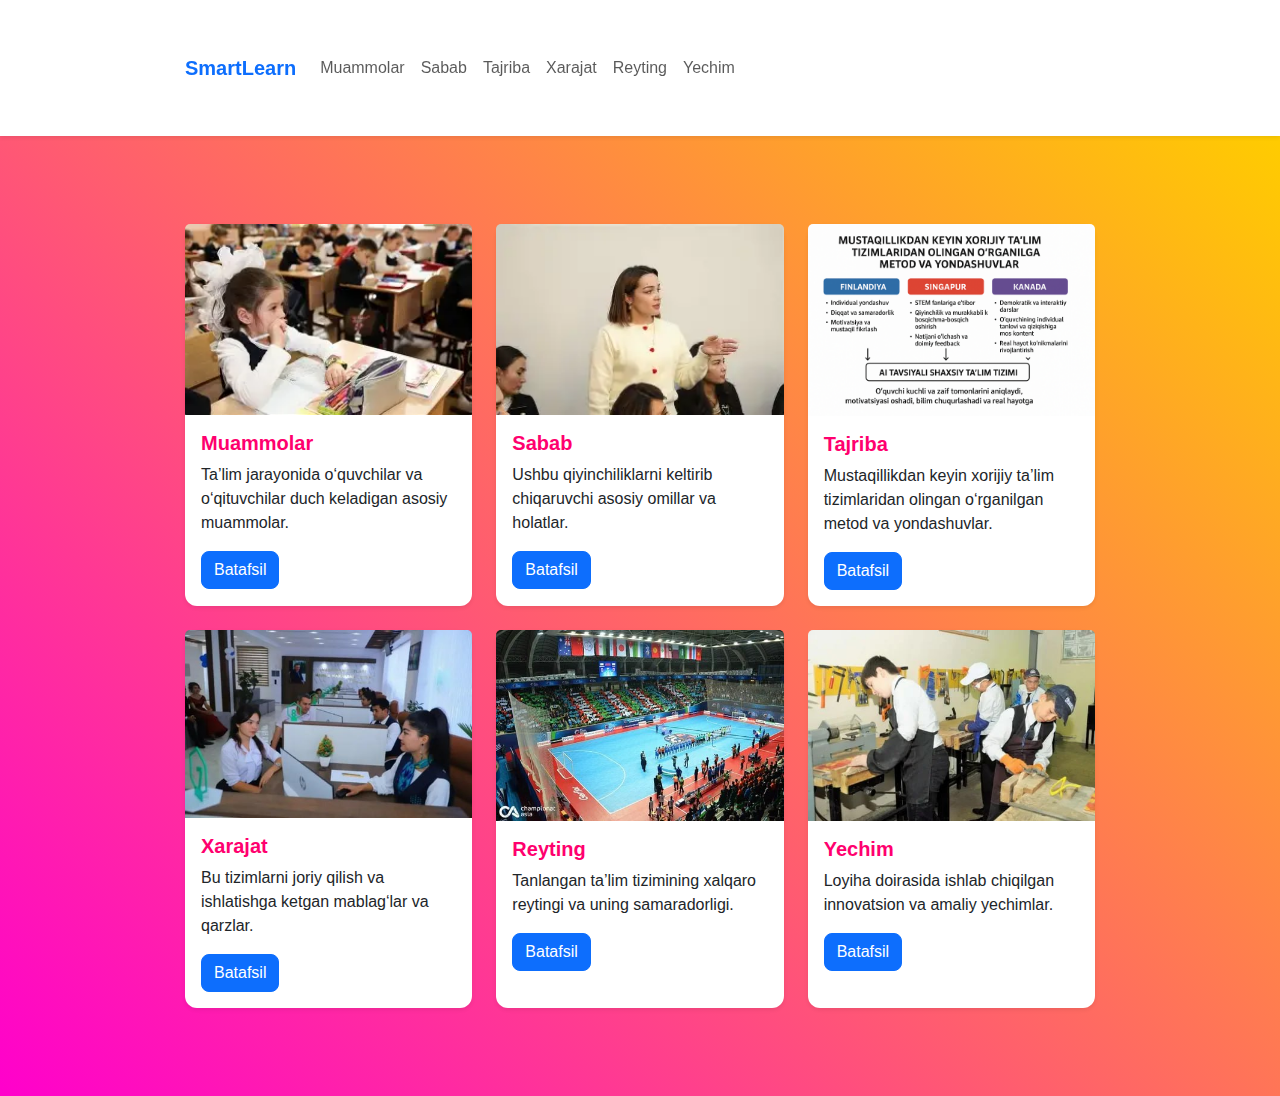
<file: SmartLearn/index.html>
<!DOCTYPE html>
<html lang="uz">

<head>
    <meta charset="UTF-8">
    <meta name="viewport" content="width=device-width, initial-scale=1">
    <title>Bosh sahifa</title>
    <link href="https://cdn.jsdelivr.net/npm/bootstrap@5.3.2/dist/css/bootstrap.min.css" rel="stylesheet">
    <link rel="stylesheet" href="styles.css">
    <link rel="stylesheet" href="style_page.css">
    <meta name="viewport" content="width=device-width, initial-scale=1.0">
</head>

<body>
    <!-- Navbar -->
    <nav class="navbar navbar-expand-lg bg-white shadow-sm sticky-top">
        <div class="container">
            <a class="navbar-brand fw-bold text-primary" href="index.html">SmartLearn</a>
            <button class="navbar-toggler" type="button" data-bs-toggle="collapse" data-bs-target="#navbarNav">
                <span class="navbar-toggler-icon"></span>
            </button>
            <div class="collapse navbar-collapse" id="navbarNav">
                <ul class="navbar-nav me-auto mb-2 mb-lg-0">
                    <li class="nav-item"><a class="nav-link" href="uzbekiston.html">Muammolar</a></li>
                    <li class="nav-item"><a class="nav-link" href="jahon.html">Sabab</a></li>
                    <li class="nav-item"><a class="nav-link" href="iqtisodiyot.html">Tajriba</a></li>
                    <li class="nav-item"><a class="nav-link" href="jamiyat.html">Xarajat</a></li>
                    <li class="nav-item"><a class="nav-link" href="sport.html">Reyting</a></li>
                    <!-- <li class="nav-item"><a class="nav-link" href="fan.html">Diqqat</a></li> -->
                    <li class="nav-item"><a class="nav-link" href="nuqtayi.html">Yechim</a></li>
                </ul>
            </div>
        </div>
    </nav>

   <section class="py-5" style="background: linear-gradient(45deg, #ff00cc, #ffcc00);">
        <div class="container">
            <div class="row g-4">
                
                <!-- O‘zbekiston -->
                <div class="col-md-4">
                    <div class="card shadow-sm h-100">
                        <img src="img/uzbga.webp" class="card-img-top" alt="O‘zbekiston">
                        <div class="card-body">
                            <h5 class="card-title">Muammolar</h5>
                            <p class="card-text">Ta’lim jarayonida o‘quvchilar va o‘qituvchilar duch keladigan asosiy muammolar.</p>
                            <a href="uzbekiston.html" class="btn btn-primary">Batafsil</a>
                        </div>
                    </div>
                </div>

                <!-- Jahon -->
                <div class="col-md-4">
                    <div class="card shadow-sm h-100">
                        <img src="img/sabablarr.webp" class="card-img-top" alt="Jahon">
                        <div class="card-body">
                            <h5 class="card-title">Sabab</h5>
                            <p class="card-text">Ushbu qiyinchiliklarni keltirib chiqaruvchi asosiy omillar va holatlar.</p>
                            <a href="jahon.html" class="btn btn-primary">Batafsil</a>
                        </div>
                    </div>
                </div>

                <!-- Iqtisodiyot -->
                <div class="col-md-4">
                    <div class="card shadow-sm h-100">
                        <img src="img/7ed817ff-4891-4c31-95b6-e99c4f0ba185.png" class="card-img-top" alt="Iqtisodiyot">
                        <div class="card-body">
                            <h5 class="card-title">Tajriba</h5>
                            <p class="card-text">Mustaqillikdan keyin xorijiy ta’lim tizimlaridan olingan o‘rganilgan metod va yondashuvlar.</p>
                            <a href="iqtisodiyot.html" class="btn btn-primary">Batafsil</a>
                        </div>
                    </div>
                </div>

                <!-- Jamiyat -->
                <div class="col-md-4">
                    <div class="card shadow-sm h-100">
                        <img src="img/jam1.jpg" class="card-img-top" alt="Jamiyat">
                        <div class="card-body">
                            <h5 class="card-title">Xarajat</h5>
                            <p class="card-text">Bu tizimlarni joriy qilish va ishlatishga ketgan mablag‘lar va qarzlar.</p>
                            <a href="jamiyat.html" class="btn btn-primary">Batafsil</a>
                        </div>
                    </div>
                </div>

                <!-- Sport -->
                <div class="col-md-4">
                    <div class="card shadow-sm h-100">
                        <img src="img/spo3.jpg" class="card-img-top" alt="Sport">
                        <div class="card-body">
                            <h5 class="card-title">Reyting</h5>
                            <p class="card-text">Tanlangan ta’lim tizimining xalqaro reytingi va uning samaradorligi.</p>
                            <a href="sport.html" class="btn btn-primary">Batafsil</a>
                        </div>
                    </div>
                </div>

                <!-- Fan-texnika -->
                <!-- <div class="col-md-4">
                    <div class="card shadow-sm h-100">
                        <img src="img/fan2.jpg" class="card-img-top" alt="Fan-texnika">
                        <div class="card-body">
                            <h5 class="card-title">Diqqat</h5>
                            <p class="card-text">Ta’lim berishda e’tibor qaratish kerak bo‘lgan asosiy jihatlar va ko‘nikmalar.</p>
                            <a href="fan.html" class="btn btn-primary">Batafsil</a>
                        </div>
                    </div>
                </div> -->

                <!-- Nuqtayi nazar -->
                <div class="col-md-4">
                    <div class="card shadow-sm h-100">
                        <img src="img/nuq2.jpg" class="card-img-top" alt="Nuqtayi nazar">
                        <div class="card-body">
                            <h5 class="card-title">Yechim</h5>
                            <p class="card-text">Loyiha doirasida ishlab chiqilgan innovatsion va amaliy yechimlar.</p>
                            <a href="nuqtayi.html" class="btn btn-primary">Batafsil</a>
                        </div>
                    </div>
                    
                </div>
                 <!-- Iqtisodiyot -->
                <!-- <div class="col-md-4">
                    <div class="card shadow-sm h-100">
                        <img src="img/iqt2.jpg" class="card-img-top" alt="Iqtisodiyot">
                        <div class="card-body">
                            <h5 class="card-title">Iqtisodiyot</h5>
                            <p class="card-text">Mahalliy va xalqaro iqtisodiy yangiliklar.</p>
                            <a href="iqtisodiyot.html" class="btn btn-primary">Batafsil</a>
                        </div>
                    </div>
                </div> -->
                 <!-- Jahon -->
                <!-- <div class="col-md-4">
                    <div class="card shadow-sm h-100">
                        <img src="img/jahon0.3.webp" class="card-img-top" alt="Jahon">
                        <div class="card-body">
                            <h5 class="card-title">Jahon</h5>
                            <p class="card-text">Dunyo bo‘ylab eng dolzarb voqealar va tahlillar.</p>
                            <a href="jahon.html" class="btn btn-primary">Batafsil</a>
                        </div>
                    </div>
                </div> -->
            </div>
        </div>
    </section>


    <script src="https://cdn.jsdelivr.net/npm/bootstrap@5.3.2/dist/js/bootstrap.bundle.min.js"></script>
</body>

</html>
</file>
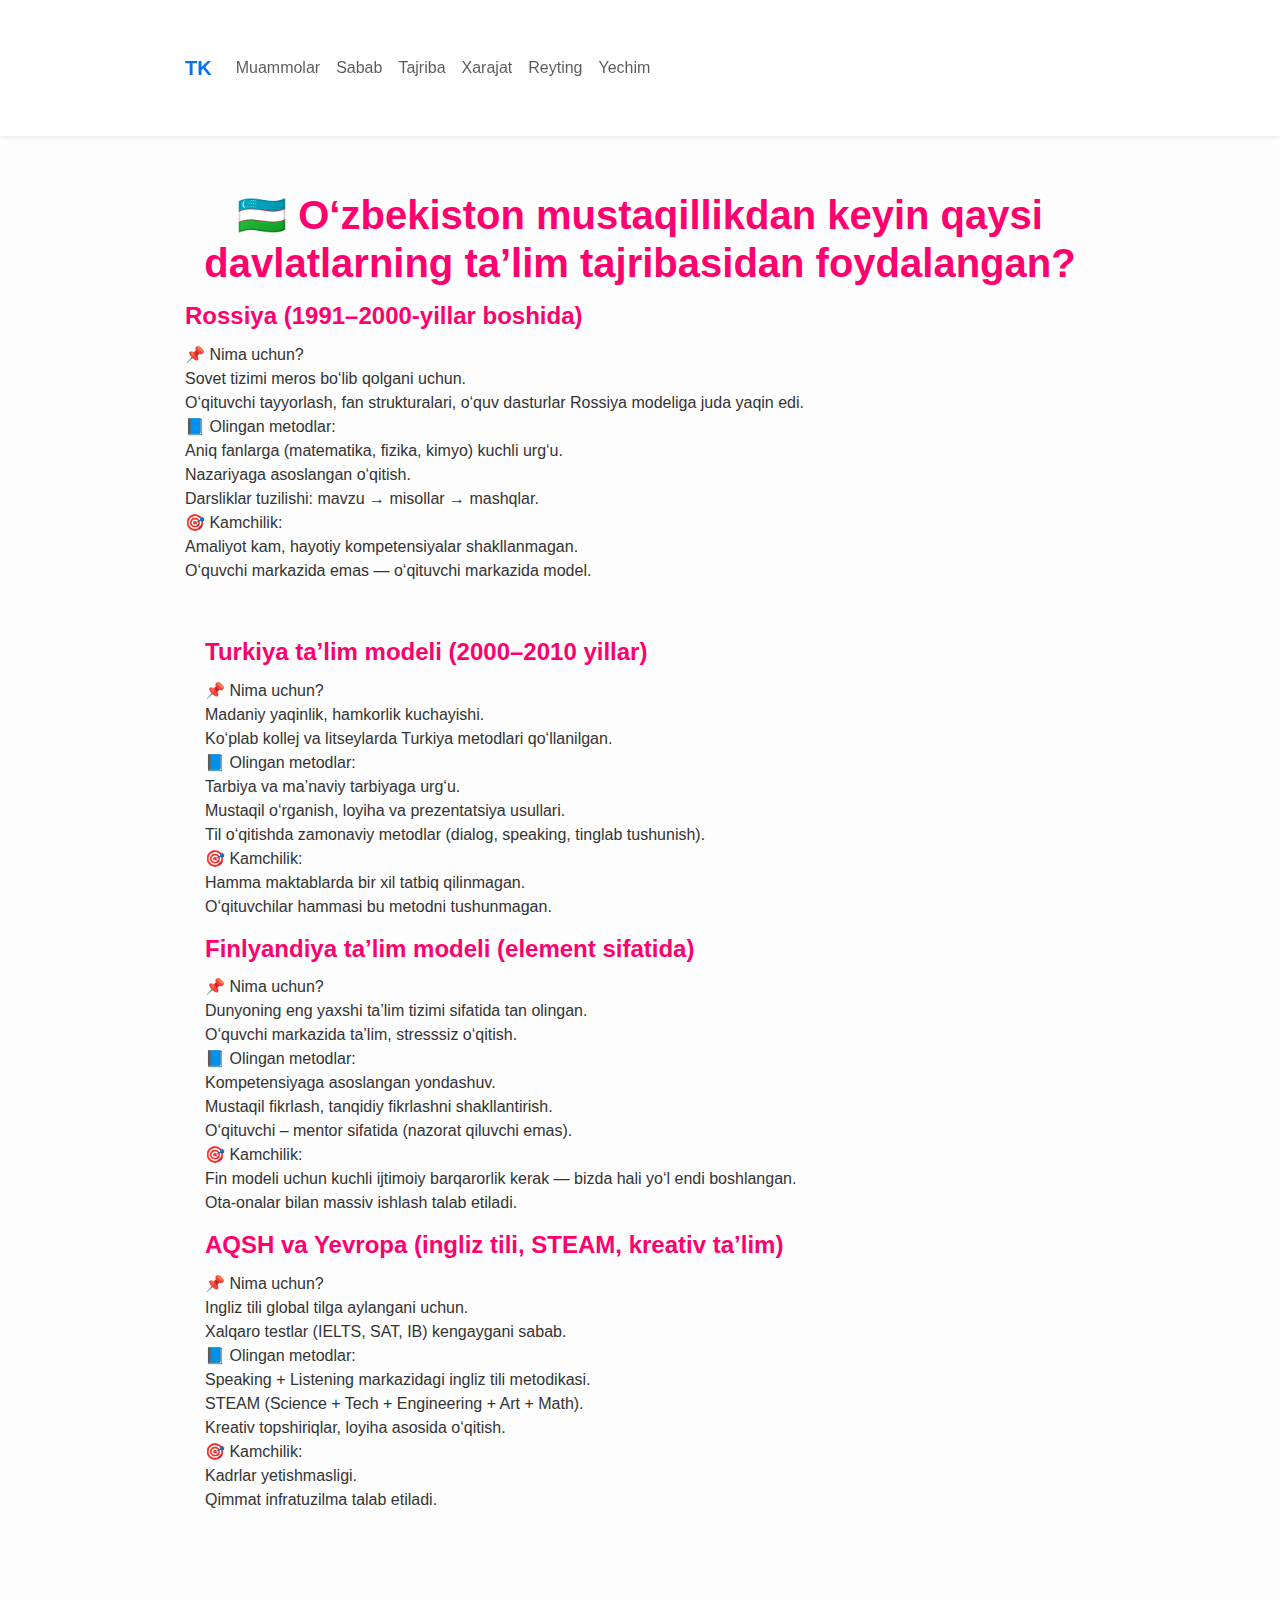
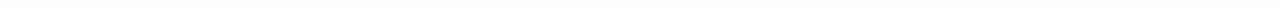
<file: SmartLearn/iqtisodiyot.html>
<!DOCTYPE html>
<html lang="uz">

<head>
    <meta charset="UTF-8">
    <meta name="viewport" content="width=device-width, initial-scale=1">
    <title>Iqtisodiyot</title>
    <link href="https://cdn.jsdelivr.net/npm/bootstrap@5.3.2/dist/css/bootstrap.min.css" rel="stylesheet">
    <link rel="stylesheet" href="style_page.css">
    <meta name="viewport" content="width=device-width, initial-scale=1.0">
</head>

<body>
    <!-- Navbar -->
    <nav class="navbar navbar-expand-lg bg-white shadow-sm sticky-top">
        <div class="container">
            <a class="navbar-brand fw-bold text-primary" href="index.html">TK</a>
            <button class="navbar-toggler" type="button" data-bs-toggle="collapse" data-bs-target="#navbarNav">
                <span class="navbar-toggler-icon"></span>
            </button>
            <div class="collapse navbar-collapse" id="navbarNav">
                <ul class="navbar-nav me-auto mb-2 mb-lg-0">
                    <li class="nav-item"><a class="nav-link" href="uzbekiston.html">Muammolar</a></li>
                    <li class="nav-item"><a class="nav-link" href="jahon.html">Sabab</a></li>
                    <li class="nav-item"><a class="nav-link" href="iqtisodiyot.html">Tajriba</a></li>
                    <li class="nav-item"><a class="nav-link" href="jamiyat.html">Xarajat</a></li>
                    <li class="nav-item"><a class="nav-link" href="sport.html">Reyting</a></li>
                    <!-- <li class="nav-item"><a class="nav-link" href="fan.html">Diqqat</a></li> -->
                    <li class="nav-item"><a class="nav-link" href="nuqtayi.html">Yechim</a></li>
                </ul>
            </div>
        </div>
    </nav>
    <div class="container">
        <h1 class="site-title">🇺🇿 O‘zbekiston mustaqillikdan keyin qaysi davlatlarning ta’lim tajribasidan foydalangan?</h1>

         <h2>Rossiya (1991–2000-yillar boshida)</h2>
            
            <p>
             📌 Nima uchun?
             <br>
             Sovet tizimi meros bo‘lib qolgani uchun.
             <br>
             O‘qituvchi tayyorlash, fan strukturalari, o‘quv dasturlar Rossiya modeliga juda yaqin edi.
             <br>
             📘 Olingan metodlar:
             <br>
             Aniq fanlarga (matematika, fizika, kimyo) kuchli urg‘u.
             <br>
            Nazariyaga asoslangan o‘qitish.
             <br>
             Darsliklar tuzilishi: mavzu → misollar → mashqlar.
             <br>
             🎯 Kamchilik:
             <br>
            Amaliyot kam, hayotiy kompetensiyalar shakllanmagan.
             <br>
             O‘quvchi markazida emas — o‘qituvchi markazida model.
            </p>


        <div class="container">
            
            <h2>Turkiya ta’lim modeli (2000–2010 yillar)</h2>
            
            <p>
             📌 Nima uchun?
             <br>
             Madaniy yaqinlik, hamkorlik kuchayishi.
             <br>
             Ko‘plab kollej va litseylarda Turkiya metodlari qo‘llanilgan.
             <br>
             📘 Olingan metodlar:
             <br>
             Tarbiya va ma’naviy tarbiyaga urg‘u.
             <br>
             Mustaqil o‘rganish, loyiha va prezentatsiya usullari.
             <br>
             Til o‘qitishda zamonaviy metodlar (dialog, speaking, tinglab tushunish).
             <br>
             🎯 Kamchilik:
             <br>
             Hamma maktablarda bir xil tatbiq qilinmagan.
             <br>
             O‘qituvchilar hammasi bu metodni tushunmagan.
            </p>


        <h2>Finlyandiya ta’lim modeli (element sifatida)</h2>
            
            <p>
             📌 Nima uchun?
             <br>
            Dunyoning eng yaxshi ta’lim tizimi sifatida tan olingan.
             <br>
            O‘quvchi markazida ta’lim, stresssiz o‘qitish.
             <br>
             📘 Olingan metodlar:
             <br>
             Kompetensiyaga asoslangan yondashuv.
             <br>
             Mustaqil fikrlash, tanqidiy fikrlashni shakllantirish.
             <br>
             O‘qituvchi – mentor sifatida (nazorat qiluvchi emas).
             <br>
             🎯 Kamchilik:
             <br>
             Fin modeli uchun kuchli ijtimoiy barqarorlik kerak — bizda hali yo‘l endi boshlangan.
             <br>
             Ota-onalar bilan massiv ishlash talab etiladi.
            </p>
      
            <h2>AQSH va Yevropa (ingliz tili, STEAM, kreativ ta’lim)</h2>
            
            <p>
             📌 Nima uchun?
             <br>
           Ingliz tili global tilga aylangani uchun.
             <br>
           Xalqaro testlar (IELTS, SAT, IB) kengaygani sabab.
             <br>
             📘 Olingan metodlar:
             <br>
             Speaking + Listening markazidagi ingliz tili metodikasi.
             <br>
             STEAM (Science + Tech + Engineering + Art + Math).
             <br>
             Kreativ topshiriqlar, loyiha asosida o‘qitish.
             <br>
             🎯 Kamchilik:
             <br>
             Kadrlar yetishmasligi.
             <br>
             Qimmat infratuzilma talab etiladi.
            </p>
            
            
        <script src="script.js"></script>
</body>

</html>
</file>
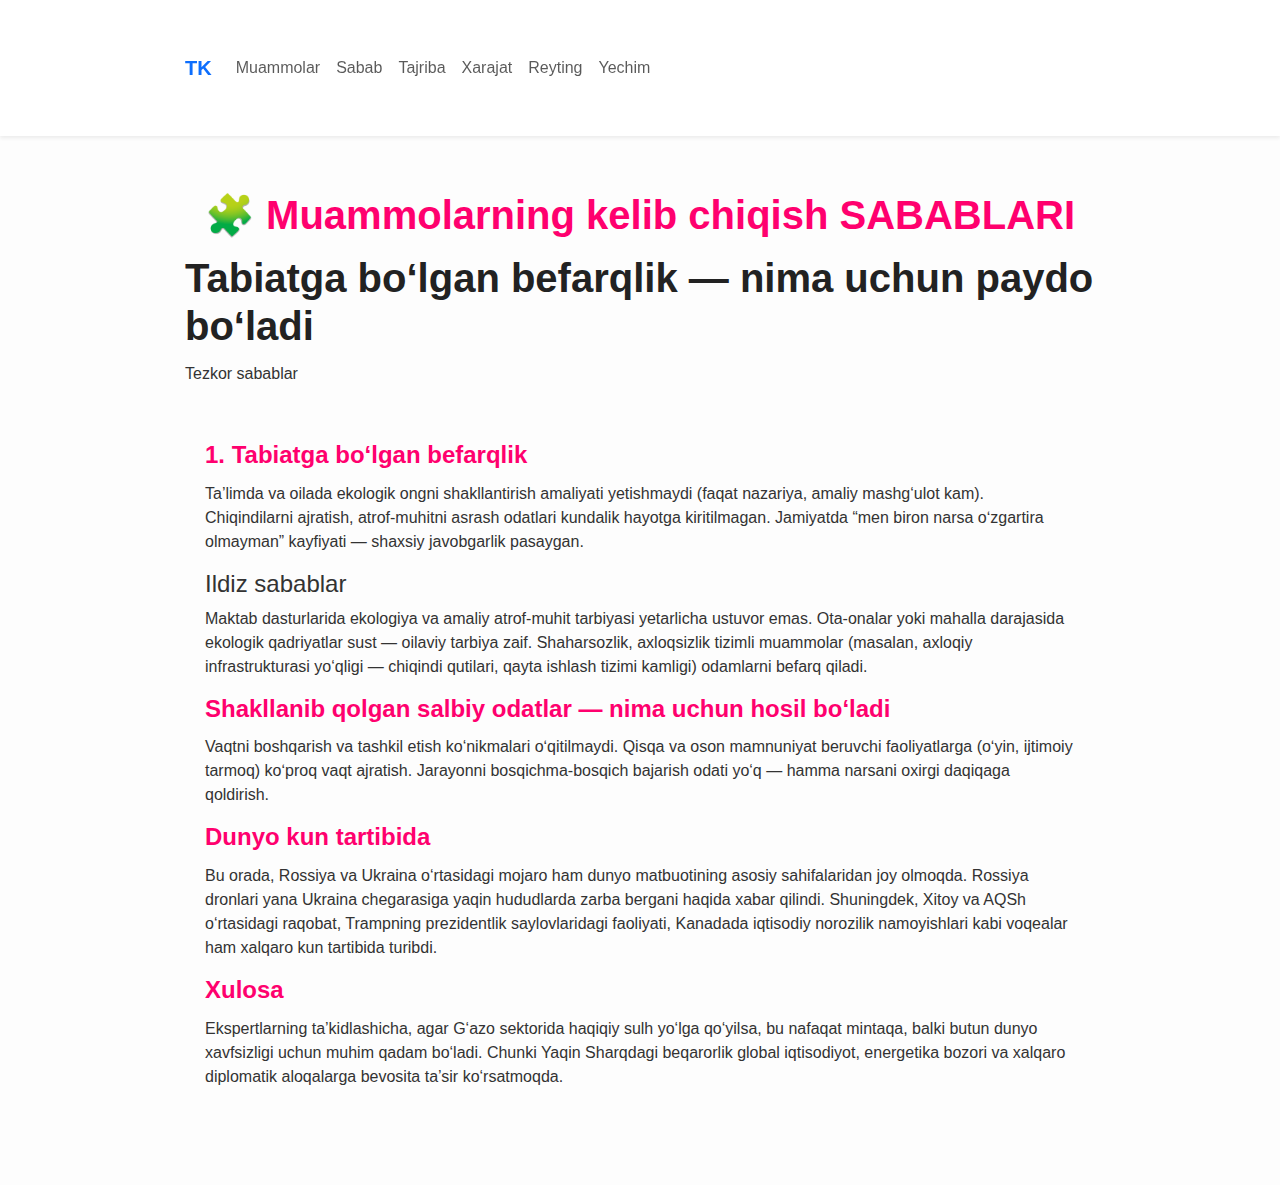
<file: SmartLearn/jahon.html>
<!DOCTYPE html>
<html lang="uz">

<head>
    <meta charset="UTF-8">
    <meta name="viewport" content="width=device-width, initial-scale=1">
    <title>Jahon</title>
    <link href="https://cdn.jsdelivr.net/npm/bootstrap@5.3.2/dist/css/bootstrap.min.css" rel="stylesheet">
    <link rel="stylesheet" href="style_page.css">
     <link rel="stylesheet" href="styles.css">
    <meta name="viewport" content="width=device-width, initial-scale=1.0">
</head>

<body>
   <!-- Navbar -->
    <nav class="navbar navbar-expand-lg bg-white shadow-sm sticky-top">
        <div class="container">
            <a class="navbar-brand fw-bold text-primary" href="index.html">TK</a>
            <button class="navbar-toggler" type="button" data-bs-toggle="collapse" data-bs-target="#navbarNav">
                <span class="navbar-toggler-icon"></span>
            </button>
            <div class="collapse navbar-collapse" id="navbarNav">
                <ul class="navbar-nav me-auto mb-2 mb-lg-0">
                    <li class="nav-item"><a class="nav-link" href="uzbekiston.html">Muammolar</a></li>
                    <li class="nav-item"><a class="nav-link" href="jahon.html">Sabab</a></li>
                    <li class="nav-item"><a class="nav-link" href="iqtisodiyot.html">Tajriba</a></li>
                    <li class="nav-item"><a class="nav-link" href="jamiyat.html">Xarajat</a></li>
                    <li class="nav-item"><a class="nav-link" href="sport.html">Reyting</a></li>
                    <!-- <li class="nav-item"><a class="nav-link" href="fan.html">Diqqat</a></li> -->
                    <li class="nav-item"><a class="nav-link" href="nuqtayi.html">Yechim</a></li>
                </ul>
            </div>
        </div>
    </nav>

    <div class="container">
        <h1 class="site-title">🧩 Muammolarning kelib chiqish SABABLARI</h1>
        

        <header>
           
            <h1>Tabiatga bo‘lgan befarqlik — nima uchun paydo bo‘ladi</h1>
            <p>Tezkor sabablar</p>
        </header>

        <div class="container">
            <h2>1. Tabiatga bo‘lgan befarqlik</h2>
            
            <p>Ta’limda va oilada ekologik ongni shakllantirish amaliyati yetishmaydi (faqat nazariya, amaliy mashg‘ulot kam).

            Chiqindilarni ajratish, atrof-muhitni asrash odatlari kundalik hayotga kiritilmagan.

            Jamiyatda “men biron narsa oʻzgartira olmayman” kayfiyati — shaxsiy javobgarlik pasaygan.   
            </p>
            <h4>Ildiz sabablar</h4>
            <p>Maktab dasturlarida ekologiya va amaliy atrof-muhit tarbiyasi yetarlicha ustuvor emas.

            Ota-onalar yoki mahalla darajasida ekologik qadriyatlar sust ― oilaviy tarbiya zaif.

            Shaharsozlik, axloqsizlik tizimli muammolar (masalan, axloqiy infrastrukturasi yo‘qligi — chiqindi qutilari, qayta ishlash tizimi kamligi) odamlarni befarq qiladi.</p>
            
            
            
            <h2>Shakllanib qolgan salbiy odatlar — nima uchun hosil bo‘ladi</h2>
            <p>
                Vaqtni boshqarish va tashkil etish ko‘nikmalari oʻqitilmaydi.

                Qisqa va oson mamnuniyat beruvchi faoliyatlarga (oʻyin, ijtimoiy tarmoq) koʻproq vaqt ajratish.

                Jarayonni bosqichma-bosqich bajarish odati yo‘q — hamma narsani oxirgi daqiqaga qoldirish.
            </p>

            <h2>Dunyo kun tartibida</h2>
            
            <p>
                Bu orada, Rossiya va Ukraina o‘rtasidagi mojaro ham dunyo matbuotining asosiy sahifalaridan joy olmoqda.
                Rossiya dronlari yana Ukraina chegarasiga yaqin hududlarda zarba bergani haqida xabar qilindi.
                Shuningdek, Xitoy va AQSh o‘rtasidagi raqobat, Trampning prezidentlik saylovlaridagi faoliyati,
                Kanadada iqtisodiy norozilik namoyishlari kabi voqealar ham xalqaro kun tartibida turibdi.
            </p>

            <h2>Xulosa</h2>
            <p>
                Ekspertlarning ta’kidlashicha, agar G‘azo sektorida haqiqiy sulh yo‘lga qo‘yilsa,
                bu nafaqat mintaqa, balki butun dunyo xavfsizligi uchun muhim qadam bo‘ladi.
                Chunki Yaqin Sharqdagi beqarorlik global iqtisodiyot, energetika bozori va xalqaro diplomatik aloqalarga
                bevosita ta’sir ko‘rsatmoqda.
            </p>
        </div>

        
        <script src="script.js"></script>
</body>

</html>
</file>
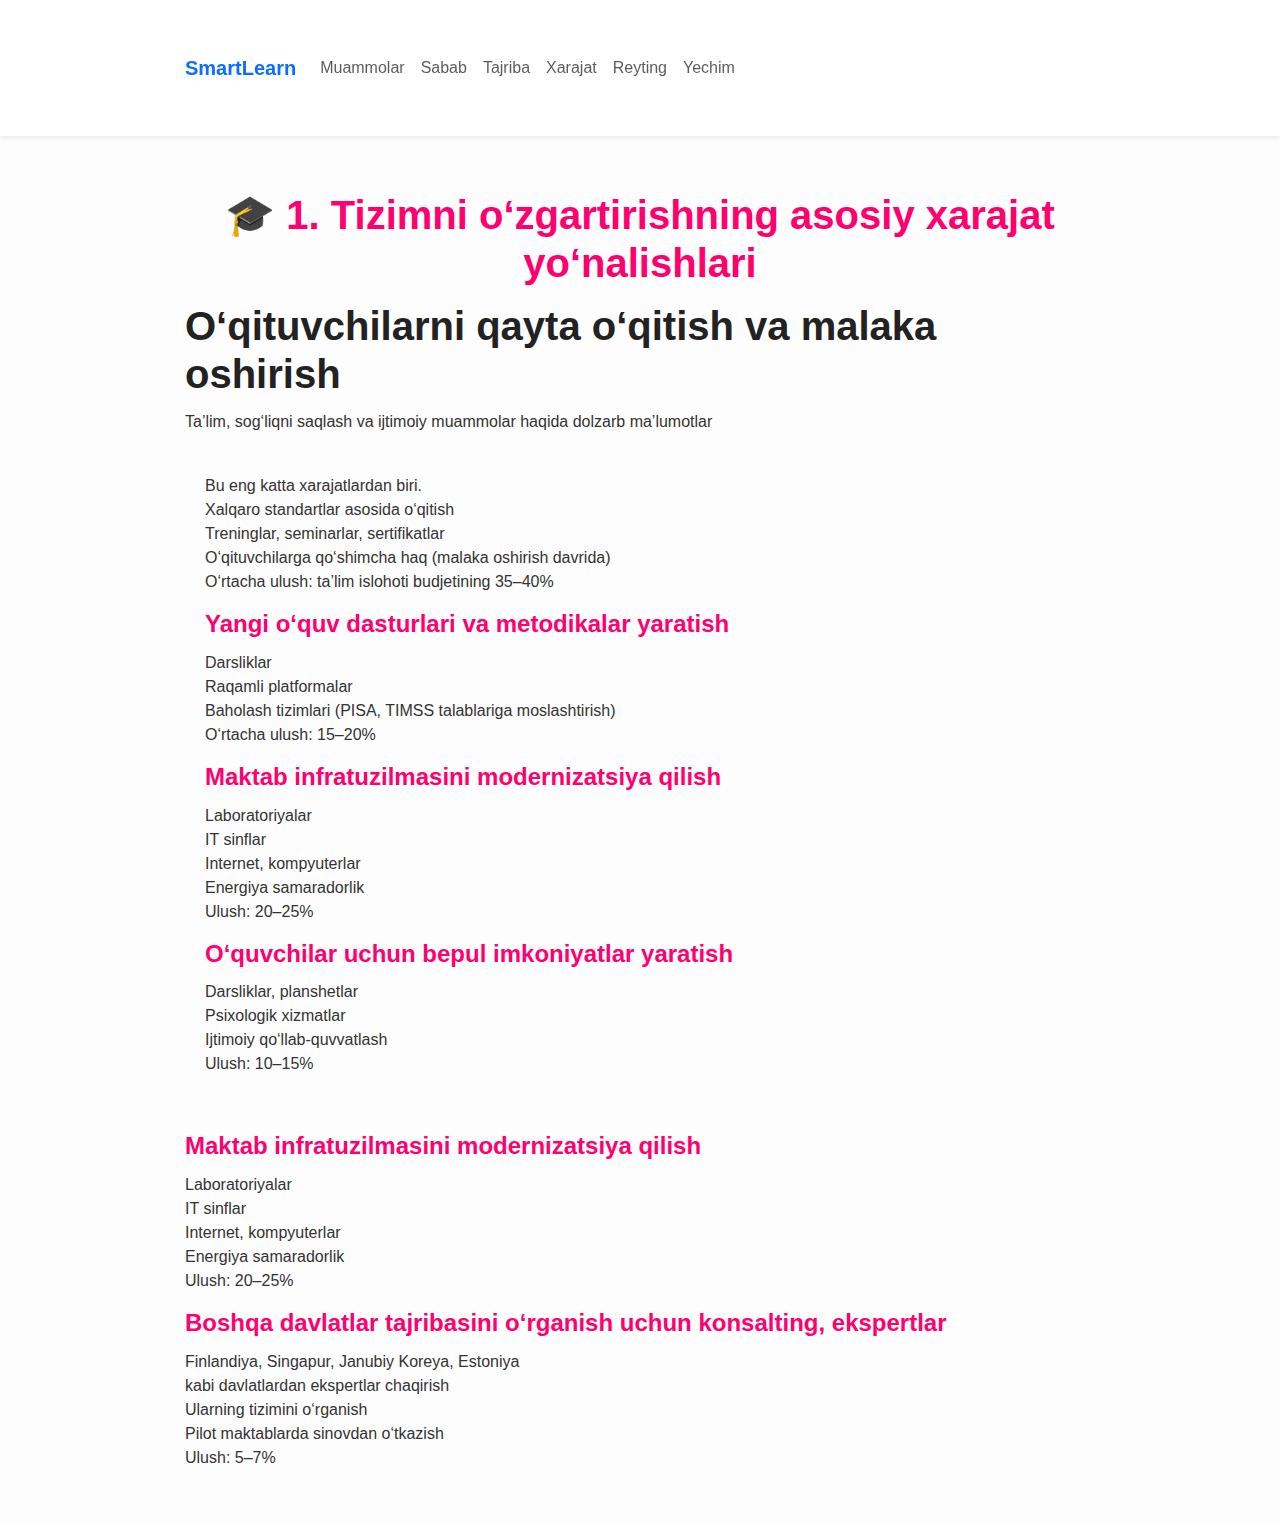
<file: SmartLearn/jamiyat.html>
<!DOCTYPE html>
<html lang="uz">

<head>
    <meta charset="UTF-8">
    <meta name="viewport" content="width=device-width, initial-scale=1">
    <title>Jamiyat</title>
    <link href="https://cdn.jsdelivr.net/npm/bootstrap@5.3.2/dist/css/bootstrap.min.css" rel="stylesheet">
    <link rel="stylesheet" href="style_page.css">
     <link rel="stylesheet" href="styles.css">
    <meta name="viewport" content="width=device-width, initial-scale=1.0">
</head>

<body>
    <!-- Navbar -->
    <nav class="navbar navbar-expand-lg bg-white shadow-sm sticky-top">
        <div class="container">
            <a class="navbar-brand fw-bold text-primary" href="index.html">SmartLearn</a>
            <button class="navbar-toggler" type="button" data-bs-toggle="collapse" data-bs-target="#navbarNav">
                <span class="navbar-toggler-icon"></span>
            </button>
            <div class="collapse navbar-collapse" id="navbarNav">
                <ul class="navbar-nav me-auto mb-2 mb-lg-0">
                    <li class="nav-item"><a class="nav-link" href="uzbekiston.html">Muammolar</a></li>
                    <li class="nav-item"><a class="nav-link" href="jahon.html">Sabab</a></li>
                    <li class="nav-item"><a class="nav-link" href="iqtisodiyot.html">Tajriba</a></li>
                    <li class="nav-item"><a class="nav-link" href="jamiyat.html">Xarajat</a></li>
                    <li class="nav-item"><a class="nav-link" href="sport.html">Reyting</a></li>
                    <!-- <li class="nav-item"><a class="nav-link" href="fan.html">Diqqat</a></li> -->
                    <li class="nav-item"><a class="nav-link" href="nuqtayi.html">Yechim</a></li>
                </ul>
            </div>
        </div>
    </nav>

    <div class="container">
        <h1 class="site-title">🎓 1. Tizimni o‘zgartirishning asosiy xarajat yo‘nalishlari</h1>
        
        <header>
          
            <h1> O‘qituvchilarni qayta o‘qitish va malaka oshirish</h1>
            <p>Ta’lim, sog‘liqni saqlash va ijtimoiy muammolar haqida dolzarb ma’lumotlar</p>
        </header>

        <div class="container">
            
            <p>
                Bu eng katta xarajatlardan biri.
<br>
Xalqaro standartlar asosida o‘qitish
<br>
Treninglar, seminarlar, sertifikatlar
<br>
O‘qituvchilarga qo‘shimcha haq (malaka oshirish davrida)
<br>
O‘rtacha ulush: ta’lim islohoti budjetining 35–40%
<br>
            </p>

            <h2>Yangi o‘quv dasturlari va metodikalar yaratish</h2>
            
            <p>
                Darsliklar
<br>
Raqamli platformalar
<br>
Baholash tizimlari (PISA, TIMSS talablariga moslashtirish)
<br>
O‘rtacha ulush: 15–20%
<br>
            </p>

            <h2>Maktab infratuzilmasini modernizatsiya qilish</h2>
            
            <p>
                Laboratoriyalar
<br>
IT sinflar
<br>
Internet, kompyuterlar
<br>
Energiya samaradorlik
<br>
Ulush: 20–25%
<br>
            </p>

            <h2>O‘quvchilar uchun bepul imkoniyatlar yaratish</h2>
            <p>
                Darsliklar, planshetlar
<br>
Psixologik xizmatlar
<br>
Ijtimoiy qo‘llab-quvvatlash
<br>
Ulush: 10–15%
<br>
            </p>
        </div>
<h2>Maktab infratuzilmasini modernizatsiya qilish</h2>
            
            <p>
                Laboratoriyalar
<br>
IT sinflar
<br>
Internet, kompyuterlar
<br>
Energiya samaradorlik
<br>
Ulush: 20–25%
<br>
            </p>

            <h2>Boshqa davlatlar tajribasini o‘rganish uchun konsalting, ekspertlar</h2>
            <p>
              Finlandiya, Singapur, Janubiy Koreya, Estoniya 
              <br>
              kabi davlatlardan ekspertlar chaqirish
    <br>
Ularning tizimini o‘rganish
    <br>
Pilot maktablarda sinovdan o‘tkazish
    <br>
Ulush: 5–7%  
    <br>
            </p>
       
                      
        <script src="script.js"></script>
</body>

</html>
</file>
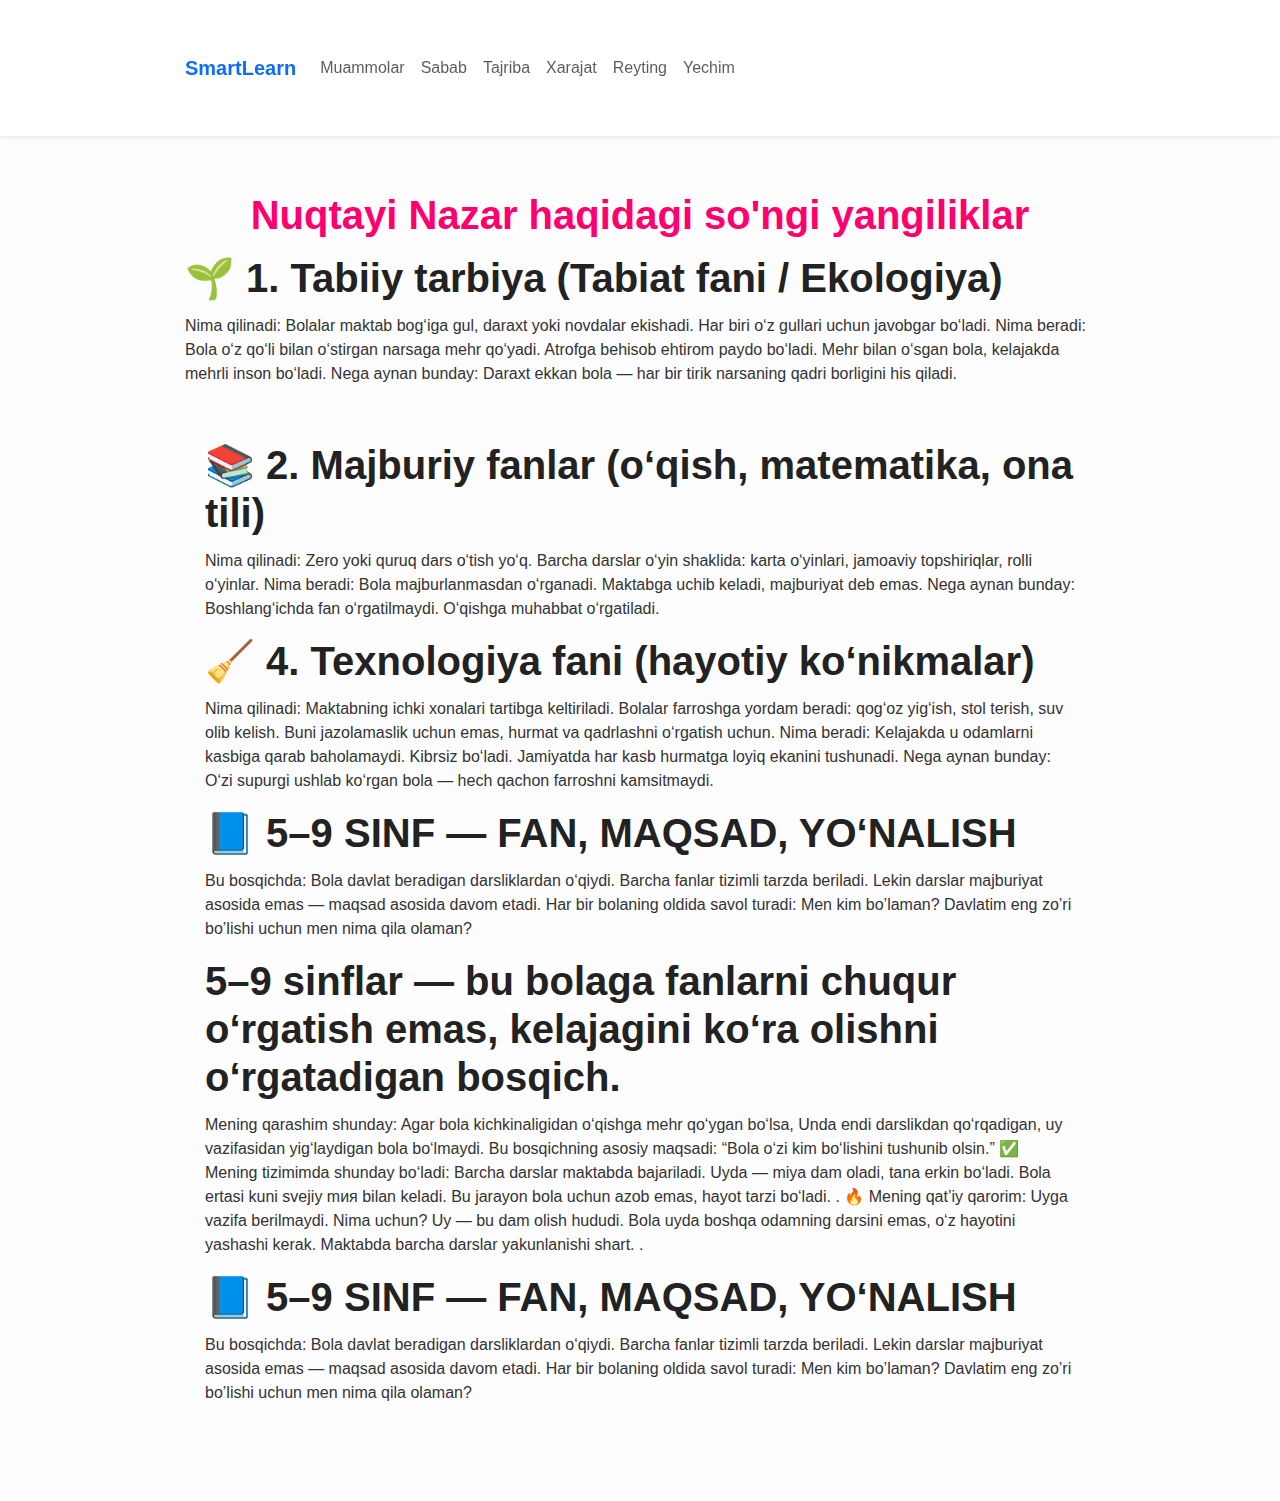
<file: SmartLearn/nuqtayi.html>
<!DOCTYPE html>
<html lang="uz">

<head>
    <meta charset="UTF-8">
    <meta name="viewport" content="width=device-width, initial-scale=1">
    <title>Nuqtayi Nazar</title>
    <link href="https://cdn.jsdelivr.net/npm/bootstrap@5.3.2/dist/css/bootstrap.min.css" rel="stylesheet">
    <link rel="stylesheet" href="style_page.css">
     <link rel="stylesheet" href="styles.css">
    <meta name="viewport" content="width=device-width, initial-scale=1.0">
</head>

<body>
    <!-- Navbar -->
    <nav class="navbar navbar-expand-lg bg-white shadow-sm sticky-top">
        <div class="container">
            <a class="navbar-brand fw-bold text-primary" href="index.html">SmartLearn</a>
            <button class="navbar-toggler" type="button" data-bs-toggle="collapse" data-bs-target="#navbarNav">
                <span class="navbar-toggler-icon"></span>
            </button>
            <div class="collapse navbar-collapse" id="navbarNav">
                <ul class="navbar-nav me-auto mb-2 mb-lg-0">
                    <li class="nav-item"><a class="nav-link" href="uzbekiston.html">Muammolar</a></li>
                    <li class="nav-item"><a class="nav-link" href="jahon.html">Sabab</a></li>
                    <li class="nav-item"><a class="nav-link" href="iqtisodiyot.html">Tajriba</a></li>
                    <li class="nav-item"><a class="nav-link" href="jamiyat.html">Xarajat</a></li>
                    <li class="nav-item"><a class="nav-link" href="sport.html">Reyting</a></li>
                    <!-- <li class="nav-item"><a class="nav-link" href="fan.html">Diqqat</a></li> -->
                    <li class="nav-item"><a class="nav-link" href="nuqtayi.html">Yechim</a></li>
                </ul>
            </div>
        </div>
    </nav>

    <div class="container">
        <h1 class="site-title">Nuqtayi Nazar haqidagi so'ngi yangiliklar</h1>
        

        <header>
          
            <h1>🌱 1. Tabiiy tarbiya (Tabiat fani / Ekologiya)</h1>
            <p>
Nima qilinadi:
Bolalar maktab bog‘iga gul, daraxt yoki novdalar ekishadi.
Har biri o‘z gullari uchun javobgar bo‘ladi.
Nima beradi:
Bola o‘z qo‘li bilan o‘stirgan narsaga mehr qo‘yadi.
Atrofga behisob ehtirom paydo bo‘ladi.
Mehr bilan o‘sgan bola, kelajakda mehrli inson bo‘ladi.
Nega aynan bunday:
Daraxt ekkan bola — har bir tirik narsaning qadri borligini his qiladi.
</p>
        </header>

        <div class="container">
            <h1>📚 2. Majburiy fanlar (o‘qish, matematika, ona tili)</h1>
            <p>Nima qilinadi:
Zero yoki quruq dars o‘tish yo‘q.
Barcha darslar o‘yin shaklida: karta o‘yinlari, jamoaviy topshiriqlar, rolli o‘yinlar.
Nima beradi:
Bola majburlanmasdan o‘rganadi.
Maktabga uchib keladi, majburiyat deb emas.
Nega aynan bunday:
Boshlang‘ichda fan o‘rgatilmaydi. O‘qishga muhabbat o‘rgatiladi.</p>
<h1>🧹 4. Texnologiya fani (hayotiy ko‘nikmalar)</h1>
<p>
Nima qilinadi:
Maktabning ichki xonalari tartibga keltiriladi.
Bolalar farroshga yordam beradi: qog‘oz yig‘ish, stol terish, suv olib kelish.
Buni jazolamaslik uchun emas, hurmat va qadrlashni o‘rgatish uchun.
Nima beradi:
Kelajakda u odamlarni kasbiga qarab baholamaydi.
Kibrsiz bo‘ladi.
Jamiyatda har kasb hurmatga loyiq ekanini tushunadi.
Nega aynan bunday:
O‘zi supurgi ushlab ko‘rgan bola — hech qachon farroshni kamsitmaydi.
</p>
<h1>📘 5–9 SINF — FAN, MAQSAD, YO‘NALISH</h1>
<p>
Bu bosqichda:
Bola davlat beradigan darsliklardan o‘qiydi.
Barcha fanlar tizimli tarzda beriladi.
Lekin darslar majburiyat asosida emas — maqsad asosida davom etadi.
Har bir bolaning oldida savol turadi:
Men kim bo’laman? Davlatim eng zo’ri bo’lishi uchun men nima qila olaman?
</p>
<h1>5–9 sinflar — bu bolaga fanlarni chuqur o‘rgatish emas, kelajagini ko‘ra olishni o‘rgatadigan bosqich.</h1>
<p>
Mening qarashim shunday:
Agar bola kichkinaligidan o‘qishga mehr qo‘ygan bo‘lsa,
Unda endi darslikdan qo‘rqadigan, uy vazifasidan yig‘laydigan bola bo‘lmaydi.
Bu bosqichning asosiy maqsadi:
“Bola o‘zi kim bo‘lishini tushunib olsin.”
✅ Mening tizimimda shunday bo‘ladi:
Barcha darslar maktabda bajariladi.
Uyda — miya dam oladi, tana erkin bo‘ladi.
Bola ertasi kuni svejiy mия bilan keladi.
Bu jarayon bola uchun azob emas, hayot tarzi bo‘ladi.

.
🔥 Mening qat’iy qarorim:
Uyga vazifa berilmaydi.
Nima uchun?
Uy — bu dam olish hududi.
Bola uyda boshqa odamning darsini emas, o‘z hayotini yashashi kerak.
Maktabda barcha darslar yakunlanishi shart.
.
</p>
<h1>📘 5–9 SINF — FAN, MAQSAD, YO‘NALISH</h1>
<p>
Bu bosqichda:
Bola davlat beradigan darsliklardan o‘qiydi.
Barcha fanlar tizimli tarzda beriladi.
Lekin darslar majburiyat asosida emas — maqsad asosida davom etadi.
Har bir bolaning oldida savol turadi:
Men kim bo’laman? Davlatim eng zo’ri bo’lishi uchun men nima qila olaman?
</p>
        <script src="script.js"></script>
</body>

</html>
</file>
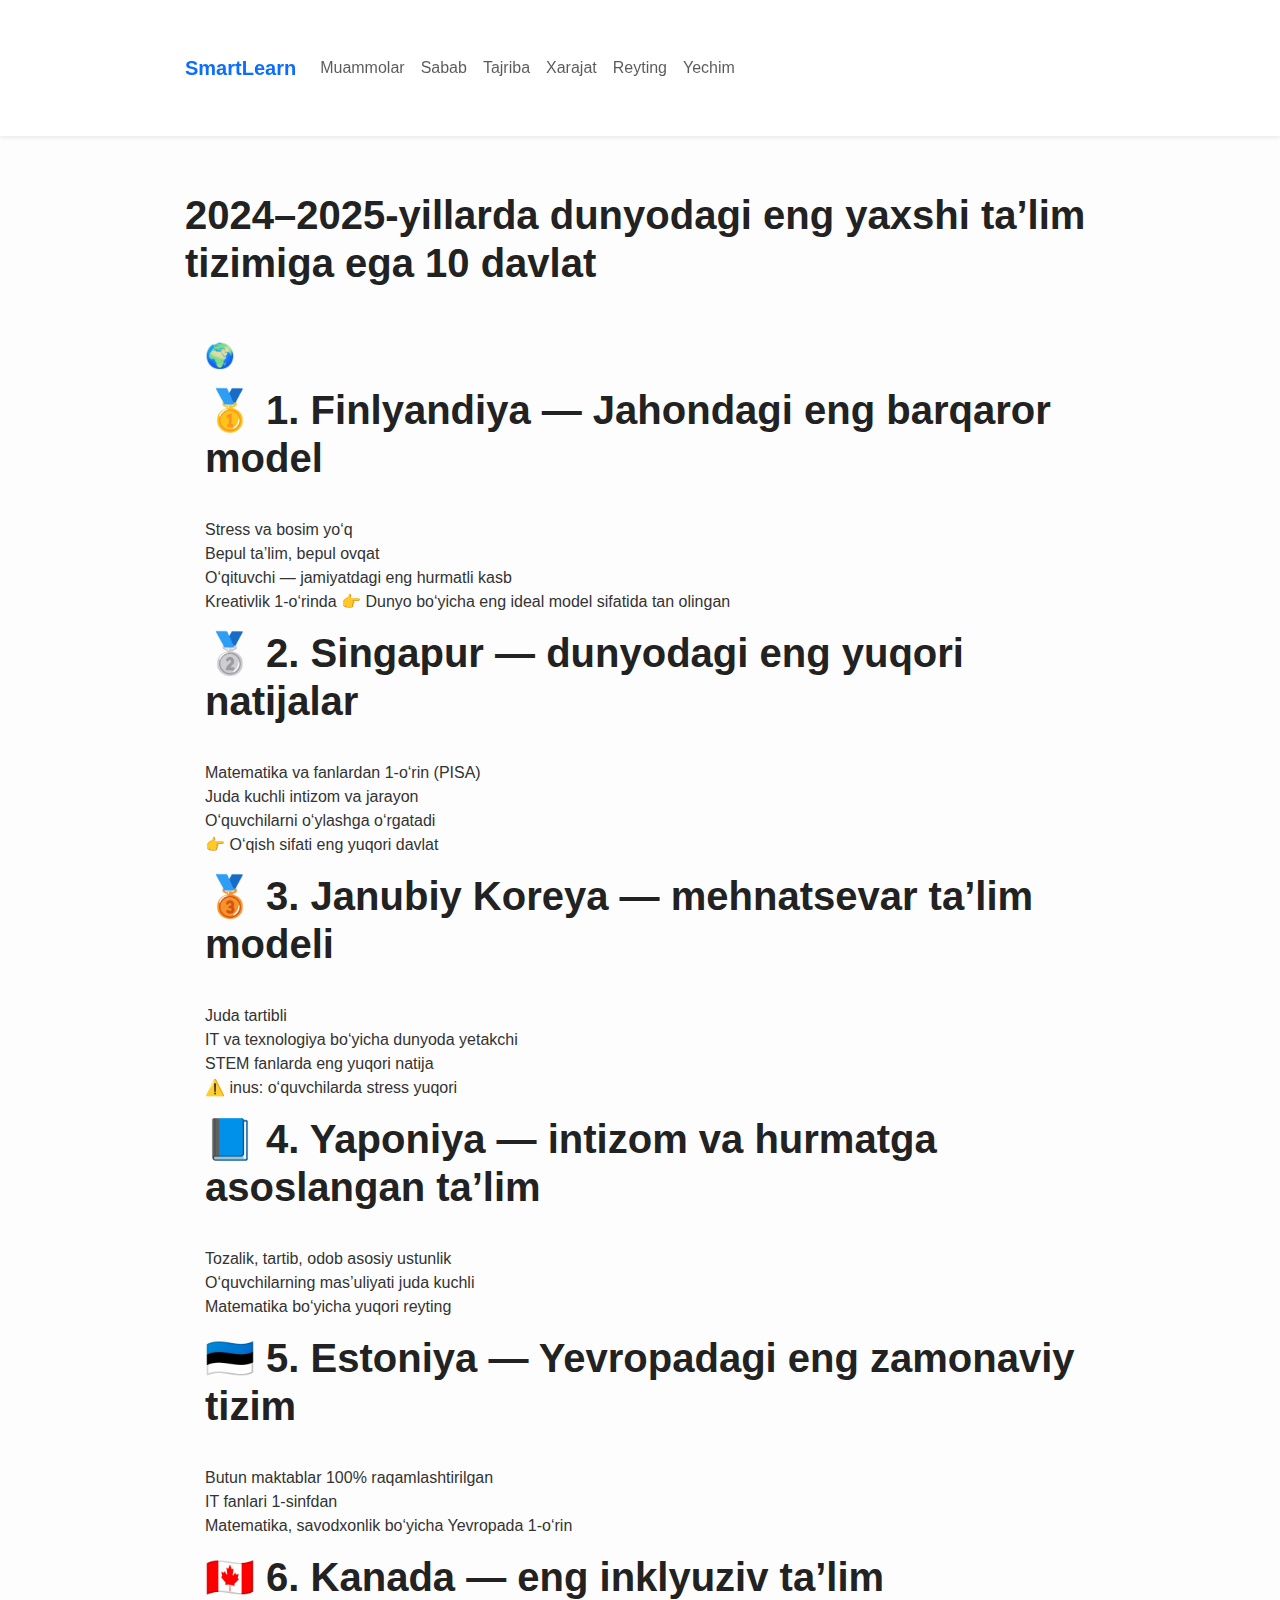
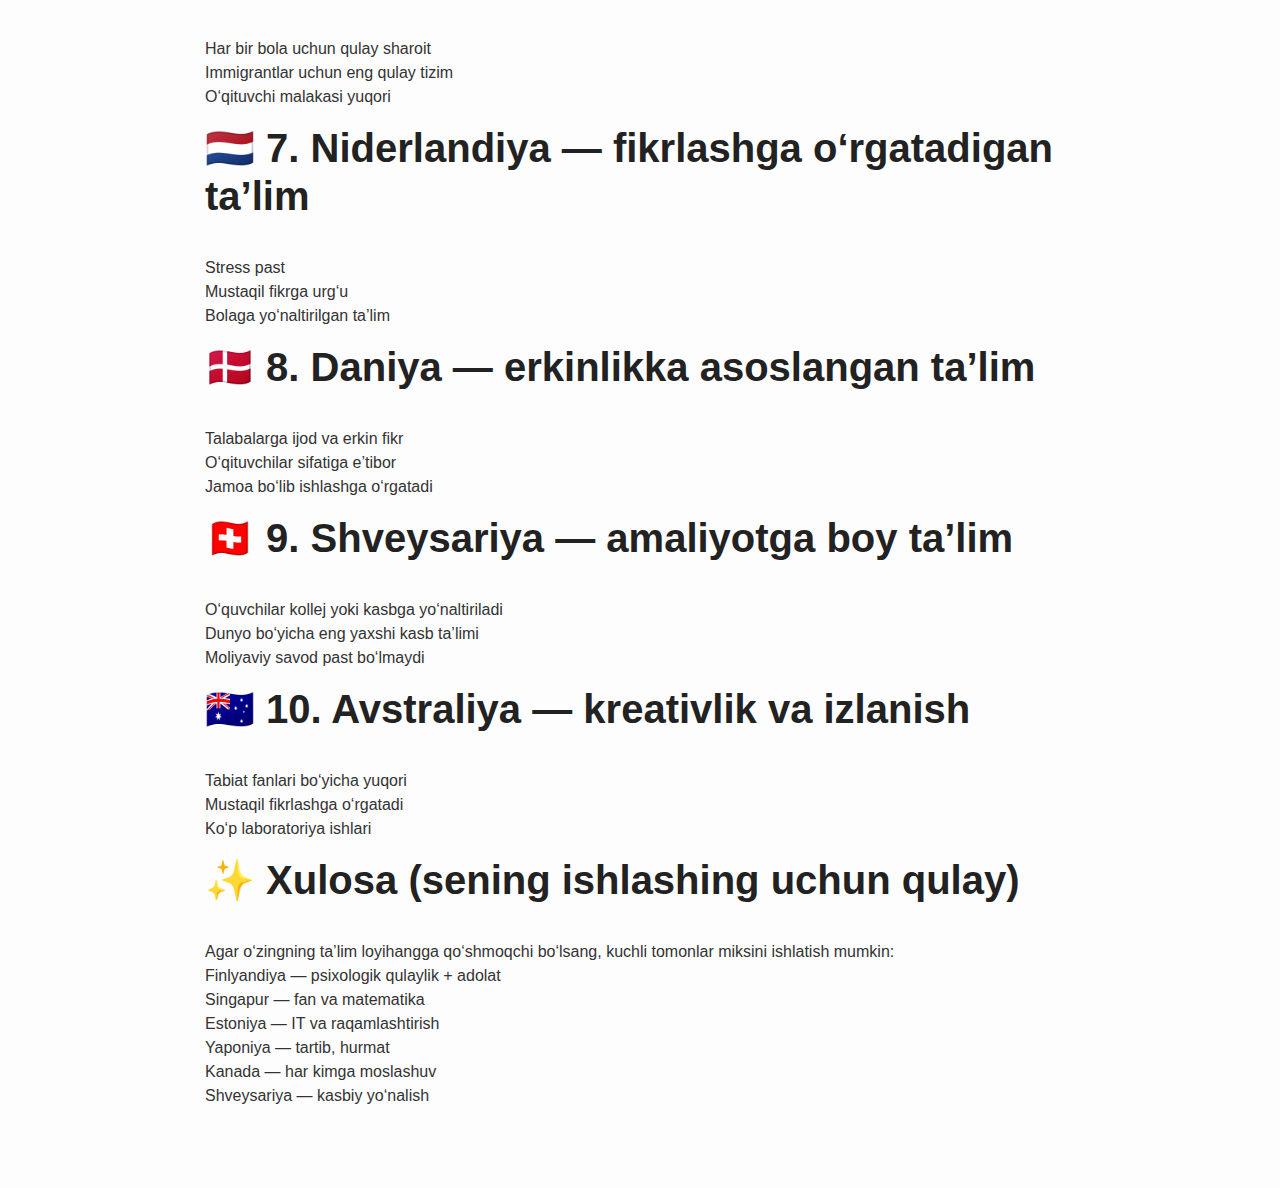
<file: SmartLearn/sport.html>
<!DOCTYPE html>
<html lang="uz">

<head>
    <meta charset="UTF-8">
    <meta name="viewport" content="width=device-width, initial-scale=1">
    <title>Sport</title>
    <link href="https://cdn.jsdelivr.net/npm/bootstrap@5.3.2/dist/css/bootstrap.min.css" rel="stylesheet">
    <link rel="stylesheet" href="style_page.css">
     <link rel="stylesheet" href="styles.css">
    <meta name="viewport" content="width=device-width, initial-scale=1.0">
</head>

<body>
     <!-- Navbar -->
    <nav class="navbar navbar-expand-lg bg-white shadow-sm sticky-top">
        <div class="container">
            <a class="navbar-brand fw-bold text-primary" href="index.html">SmartLearn</a>
            <button class="navbar-toggler" type="button" data-bs-toggle="collapse" data-bs-target="#navbarNav">
                <span class="navbar-toggler-icon"></span>
            </button>
            <div class="collapse navbar-collapse" id="navbarNav">
                <ul class="navbar-nav me-auto mb-2 mb-lg-0">
                    <li class="nav-item"><a class="nav-link" href="uzbekiston.html">Muammolar</a></li>
                    <li class="nav-item"><a class="nav-link" href="jahon.html">Sabab</a></li>
                    <li class="nav-item"><a class="nav-link" href="iqtisodiyot.html">Tajriba</a></li>
                    <li class="nav-item"><a class="nav-link" href="jamiyat.html">Xarajat</a></li>
                    <li class="nav-item"><a class="nav-link" href="sport.html">Reyting</a></li>
                    <!-- <li class="nav-item"><a class="nav-link" href="fan.html">Diqqat</a></li> -->
                    <li class="nav-item"><a class="nav-link" href="nuqtayi.html">Yechim</a></li>
                </ul>
            </div>
        </div>
    </nav>

   
    <div class="container">
        <h1>2024–2025-yillarda dunyodagi eng yaxshi ta’lim tizimiga ega 10 davlat</h1>
        <header>
            
        </header>

        <div class="container">
           <h2>
            🌍 
<h1>🥇 1. Finlyandiya — Jahondagi eng barqaror model</h1>
<br>
Stress va bosim yo‘q
<br>
Bepul ta’lim, bepul ovqat
<br>
O‘qituvchi — jamiyatdagi eng hurmatli kasb
<br>
Kreativlik 1-o‘rinda
👉 Dunyo bo‘yicha eng ideal model sifatida tan olingan
<br>
<h1>🥈 2. Singapur — dunyodagi eng yuqori natijalar</h1>
<br>
Matematika va fanlardan 1-o‘rin (PISA)
<br>
Juda kuchli intizom va jarayon
<br>
O‘quvchilarni o‘ylashga o‘rgatadi
<br>
👉 O‘qish sifati eng yuqori davlat
<br>
<h1>🥉 3. Janubiy Koreya — mehnatsevar ta’lim modeli</h1>
<br>
Juda tartibli
<br>
IT va texnologiya bo‘yicha dunyoda yetakchi
<br>
STEM fanlarda eng yuqori natija
<br>
⚠️ inus: o‘quvchilarda stress yuqori
<br>
<h1>📘 4. Yaponiya — intizom va hurmatga asoslangan ta’lim</h1>
<br>
Tozalik, tartib, odob asosiy ustunlik
<br>
O‘quvchilarning mas’uliyati juda kuchli
<br>
Matematika bo‘yicha yuqori reyting
<br>
<h1>🇪🇪 5. Estoniya — Yevropadagi eng zamonaviy tizim</h1>
<br>
Butun maktablar 100% raqamlashtirilgan
<br>
IT fanlari 1-sinfdan
<br>
Matematika, savodxonlik bo‘yicha Yevropada 1-o‘rin
<br>
<h1>🇨🇦 6. Kanada — eng inklyuziv ta’lim</h1>
<br>
Har bir bola uchun qulay sharoit
<br>
Immigrantlar uchun eng qulay tizim
<br>
O‘qituvchi malakasi yuqori
<br>
<h1>🇳🇱 7. Niderlandiya — fikrlashga o‘rgatadigan ta’lim</h1>
<br>
Stress past
<br>
Mustaqil fikrga urg‘u
<br>
Bolaga yo‘naltirilgan ta’lim
<br>
<h1>🇩🇰 8. Daniya — erkinlikka asoslangan ta’lim</h1>
<br>
Talabalarga ijod va erkin fikr
<br>
O‘qituvchilar sifatiga e’tibor
<br>
Jamoa bo‘lib ishlashga o‘rgatadi
<br>
<h1>🇨🇭 9. Shveysariya — amaliyotga boy ta’lim</h1>
<br>
O‘quvchilar kollej yoki kasbga yo‘naltiriladi
<br>
Dunyo bo‘yicha eng yaxshi kasb ta’limi
<br>
Moliyaviy savod past bo‘lmaydi
<br>
<h1>🇦🇺 10. Avstraliya — kreativlik va izlanish</h1>
<br>
Tabiat fanlari bo‘yicha yuqori
<br>
Mustaqil fikrlashga o‘rgatadi
<br>
Ko‘p laboratoriya ishlari
<br>
<h1>✨ Xulosa (sening ishlashing uchun qulay)</h1>
<br>
Agar o‘zingning ta’lim loyihangga qo‘shmoqchi bo‘lsang, kuchli tomonlar miksini ishlatish mumkin:
<br>
Finlyandiya — psixologik qulaylik + adolat
<br>
Singapur — fan va matematika
<br>
Estoniya — IT va raqamlashtirish
<br>
Yaponiya — tartib, hurmat
<br>
Kanada — har kimga moslashuv
<br>
Shveysariya — kasbiy yo‘nalish
           </h2>
        <script src="script.js"></script>
</body>

</html>
</file>
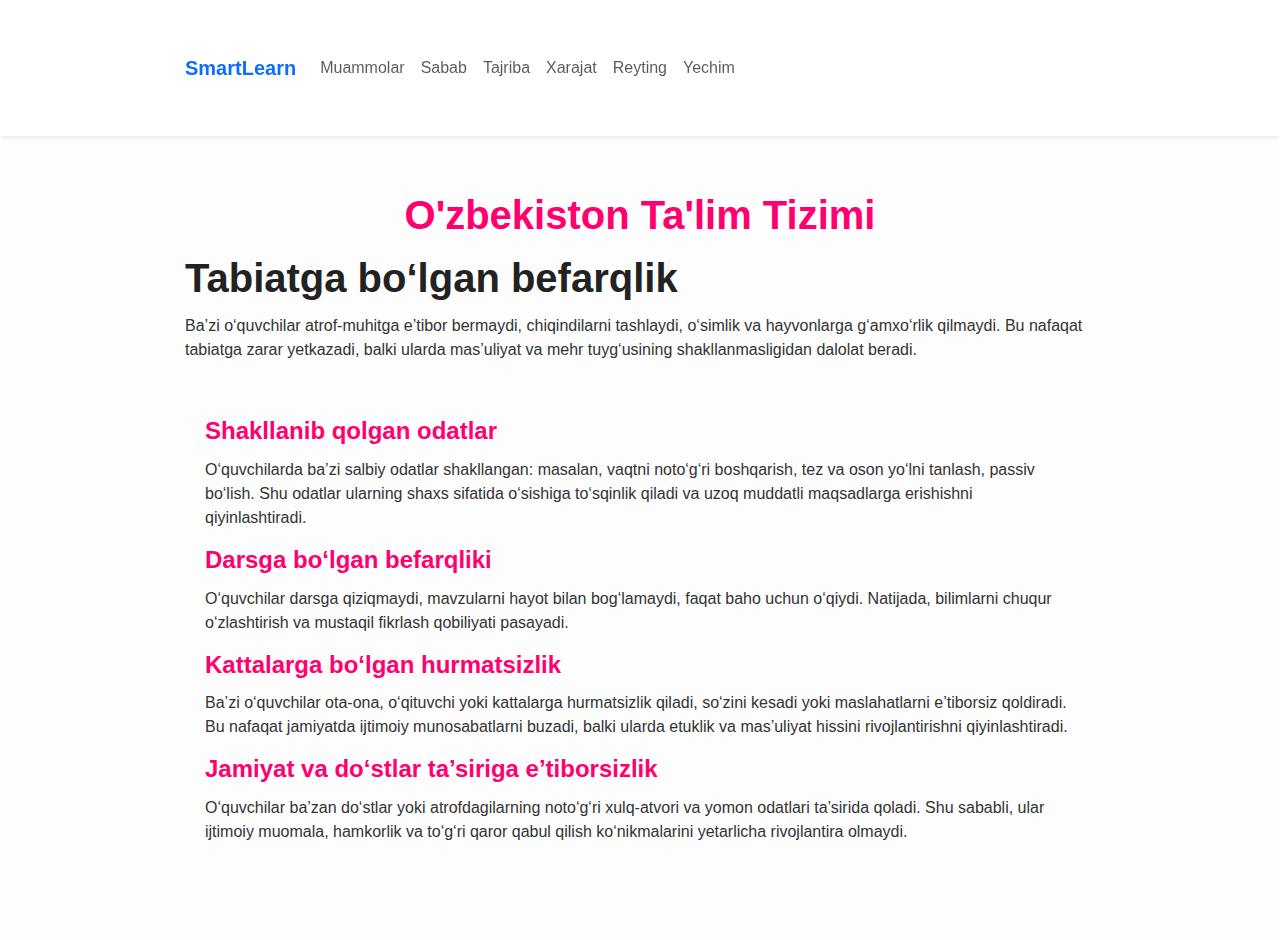
<file: SmartLearn/Uzbekiston.html>
<!DOCTYPE html>
<html lang="uz">

<head>
  <meta charset="UTF-8">
  <meta name="viewport" content="width=device-width, initial-scale=1">
  <title>Uzbekiston</title>
  <link href="https://cdn.jsdelivr.net/npm/bootstrap@5.3.2/dist/css/bootstrap.min.css" rel="stylesheet">
  <link rel="stylesheet" href="style_page.css">
   <link rel="stylesheet" href="styles.css">
  <meta name="viewport" content="width=device-width, initial-scale=1.0">
</head>

<body>
   <!-- Navbar -->
    <nav class="navbar navbar-expand-lg bg-white shadow-sm sticky-top">
        <div class="container">
            <a class="navbar-brand fw-bold text-primary" href="index.html">SmartLearn</a>
            <button class="navbar-toggler" type="button" data-bs-toggle="collapse" data-bs-target="#navbarNav">
                <span class="navbar-toggler-icon"></span>
            </button>
            <div class="collapse navbar-collapse" id="navbarNav">
                <ul class="navbar-nav me-auto mb-2 mb-lg-0">
                    <li class="nav-item"><a class="nav-link" href="uzbekiston.html">Muammolar</a></li>
                    <li class="nav-item"><a class="nav-link" href="jahon.html">Sabab</a></li>
                    <li class="nav-item"><a class="nav-link" href="iqtisodiyot.html">Tajriba</a></li>
                    <li class="nav-item"><a class="nav-link" href="jamiyat.html">Xarajat</a></li>
                    <li class="nav-item"><a class="nav-link" href="sport.html">Reyting</a></li>
                    <!-- <li class="nav-item"><a class="nav-link" href="fan.html">Diqqat</a></li> -->
                    <li class="nav-item"><a class="nav-link" href="nuqtayi.html">Yechim</a></li>
                </ul>
            </div>
        </div>
    </nav>

  

  <div class="container">
    <h1 class="site-title">O'zbekiston Ta'lim Tizimi</h1>

    <header>
      <h1>Tabiatga bo‘lgan befarqlik</h1>
      <p>Ba’zi o‘quvchilar atrof-muhitga e’tibor bermaydi, chiqindilarni tashlaydi, o‘simlik va hayvonlarga g‘amxo‘rlik qilmaydi. Bu nafaqat tabiatga zarar yetkazadi, balki ularda mas’uliyat va mehr tuyg‘usining shakllanmasligidan dalolat beradi.</p>
    </header>

    <div class="container">
      <h2>Shakllanib qolgan odatlar</h2>
    
      <p>
        O‘quvchilarda ba’zi salbiy odatlar shakllangan: masalan, vaqtni noto‘g‘ri boshqarish, tez va oson yo‘lni tanlash, passiv bo‘lish. Shu odatlar ularning shaxs sifatida o‘sishiga to‘sqinlik qiladi va uzoq muddatli maqsadlarga erishishni qiyinlashtiradi.
      </p>

      <h2>Darsga bo‘lgan befarqliki</h2>
      
      <p>
        O‘quvchilar darsga qiziqmaydi, mavzularni hayot bilan bog‘lamaydi, faqat baho uchun o‘qiydi. Natijada, bilimlarni chuqur o‘zlashtirish va mustaqil fikrlash qobiliyati pasayadi.
      </p>

      <h2>Kattalarga bo‘lgan hurmatsizlik</h2>
      
      <p>
        Ba’zi o‘quvchilar ota-ona, o‘qituvchi yoki kattalarga hurmatsizlik qiladi, so‘zini kesadi yoki maslahatlarni e’tiborsiz qoldiradi. Bu nafaqat jamiyatda ijtimoiy munosabatlarni buzadi, balki ularda etuklik va mas’uliyat hissini rivojlantirishni qiyinlashtiradi.
      </p>

      <h2>Jamiyat va do‘stlar ta’siriga e’tiborsizlik</h2>
      <p>
        O‘quvchilar ba’zan do‘stlar yoki atrofdagilarning noto‘g‘ri xulq-atvori va yomon odatlari ta’sirida qoladi. Shu sababli, ular ijtimoiy muomala, hamkorlik va to‘g‘ri qaror qabul qilish ko‘nikmalarini yetarlicha rivojlantira olmaydi.
      </p>
    </div>

   
        
    <script src="script.js"></script>
</body>

</html>
</file>
<file: SmartLearn/styles.css>
.hero {
  height: 90vh;
  background: linear-gradient(to right, #fc15e8, #c8d335);
}

/* Navbar */
.navbar .nav-link {
  font-weight: 500;
  position: relative;
}
.navbar .nav-link:hover {
  color: #eb1097;
}
.navbar .nav-link::after {
  content: "";
  position: absolute;
  bottom: 0; left: 0;
  width: 0; height: 2px;
  background: #f356b1;
  transition: 0.3s;
}
.navbar .nav-link:hover::after {
  width: 100%;
}

/* Cards */
.shadow-hover {
  transition: transform 0.3s ease, box-shadow 0.3s ease;
}
.shadow-hover:hover {
  transform: translateY(-5px);
  box-shadow: 0 8px 20px rgb(5, 248, 236);
}
</file>
<file: SmartLearn/style_page.css>
body {
  background-color: #fdfdfd;
  font-family: 'Segoe UI', Tahoma, Geneva, Verdana, sans-serif;
  margin: 0;
  padding: 0;
  color: #333;
}

/* Container */
.container {
  max-width: 950px;
  margin: 20px auto;
  padding: 20px;
}

/* Sarlavha */
.site-title {
  text-align: center;
  color: #ff006e;
  font-size: 2.5rem;
  font-weight: bold;
  margin-bottom: 10px;
}

.views {
  text-align: center;
  font-size: 1.1rem;
  color: #ff4d6d;
  margin-bottom: 30px;
}

/* Post dizayni */
.post {
  background: #fff;
  padding: 25px;
  margin-bottom: 40px;
  border-radius: 12px;
  box-shadow: 0 6px 18px rgba(0, 0, 0, 0.08);
  transition: transform 0.3s ease, box-shadow 0.3s ease;
}
.post:hover {
  transform: translateY(-6px);
  box-shadow: 0 10px 25px rgba(0, 0, 0, 0.15);
}

/* Sana */
.date {
  font-size: 0.9rem;
  color: #777;
}

/* Matn va sarlavhalar */
h1, h2, h3 {
  color: #222;
  margin-top: 15px;
  margin-bottom: 12px;
  font-weight: 600;
}

h2 {
  color: #ff006e;
  font-size: 1.5rem;
}

.long-text {
  font-size: 1rem;
  line-height: 1.7;
  margin-top: 15px;
  text-align: justify;
}

/* Rasmlar */
img.photo, .post img {
  width: 100%;
  height: 300px;       /* barchasi bir xil balandlik */
  object-fit: cover;   /* rasm qirqilsa ham chiroyli */
  border-radius: 10px;
  margin: 15px 0;
  box-shadow: 0 4px 12px rgba(0,0,0,0.1);
  transition: transform 0.3s ease;
}
img.photo:hover {
  transform: scale(1.03);
}

/* Kategoriyalar bo‘limi */
.card {
  border: none;
  border-radius: 12px;
  transition: transform 0.3s ease, box-shadow 0.3s ease;
}
.card:hover {
  transform: translateY(-5px);
  box-shadow: 0 6px 18px rgba(0,0,0,0.12);
}
.card-body h5 {
  font-weight: bold;
  color: #ff006e;
}
.btn {
  border-radius: 8px;
}
</file>
